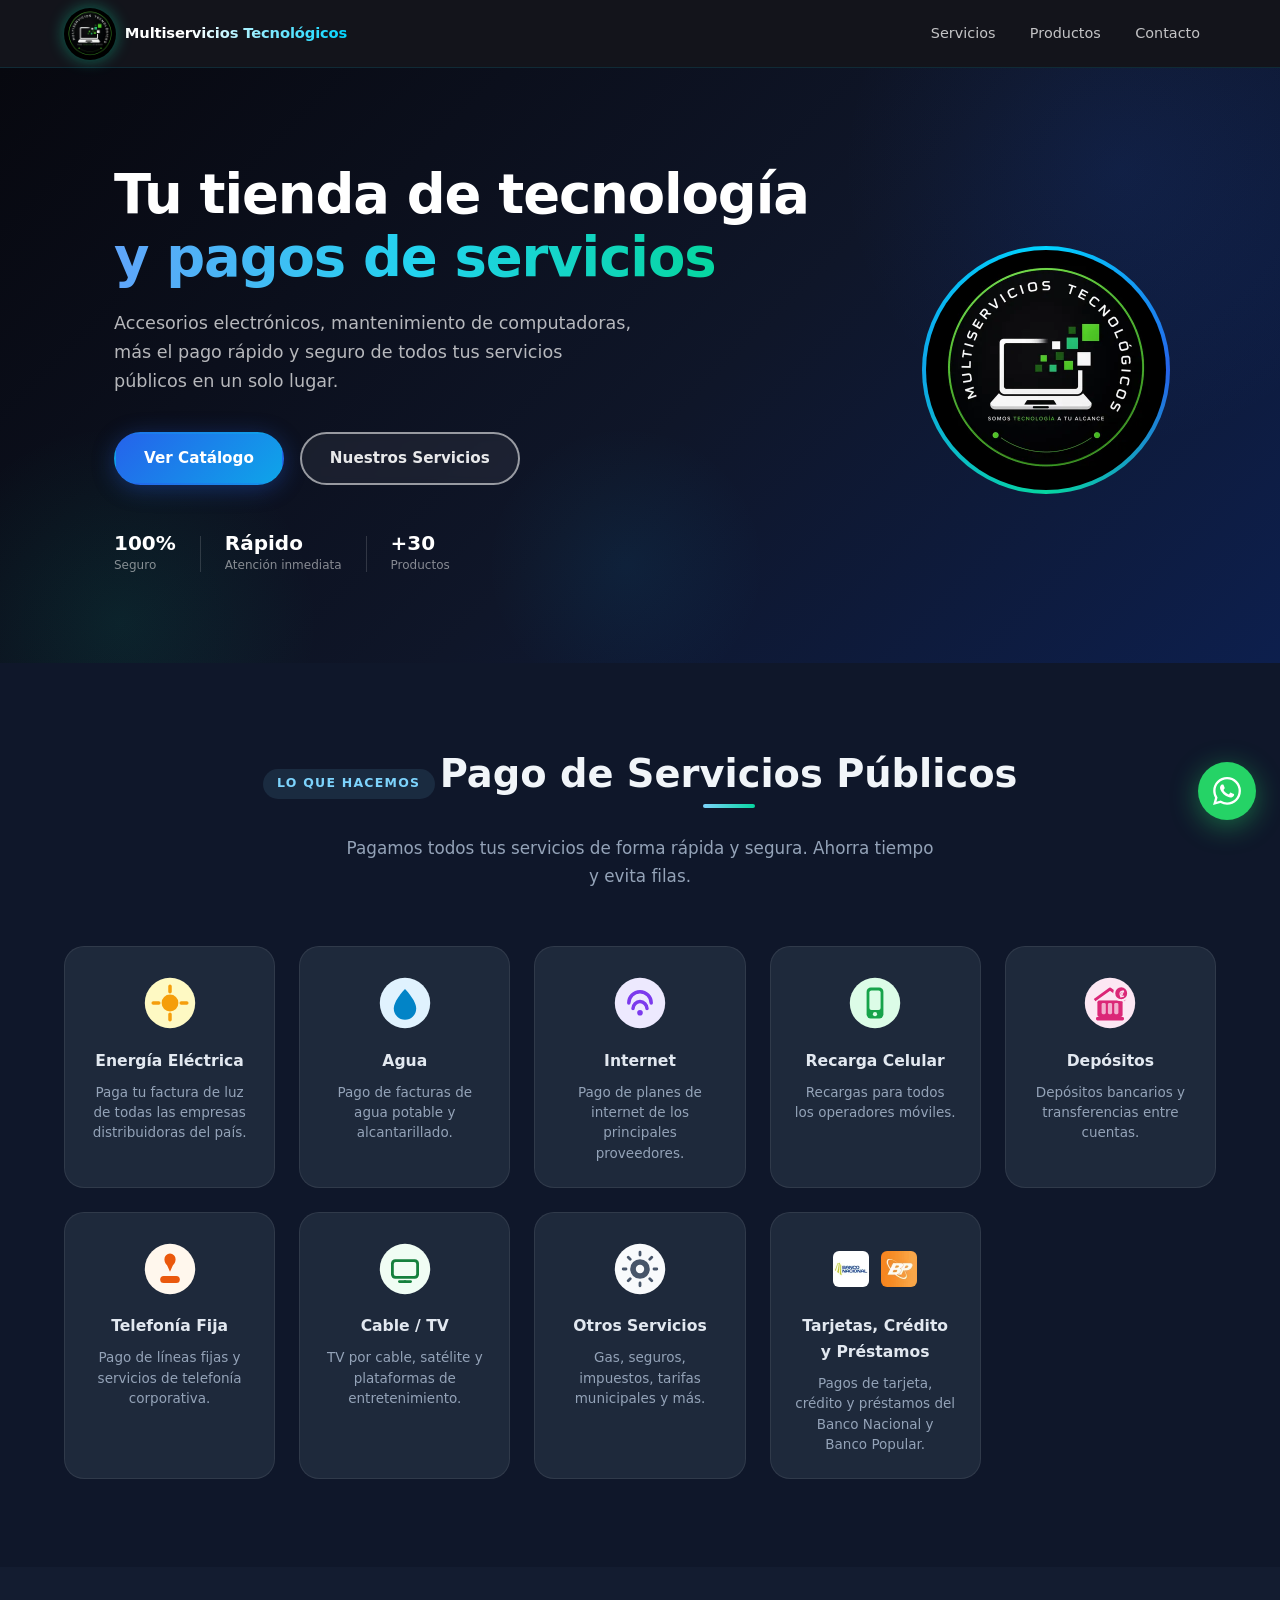
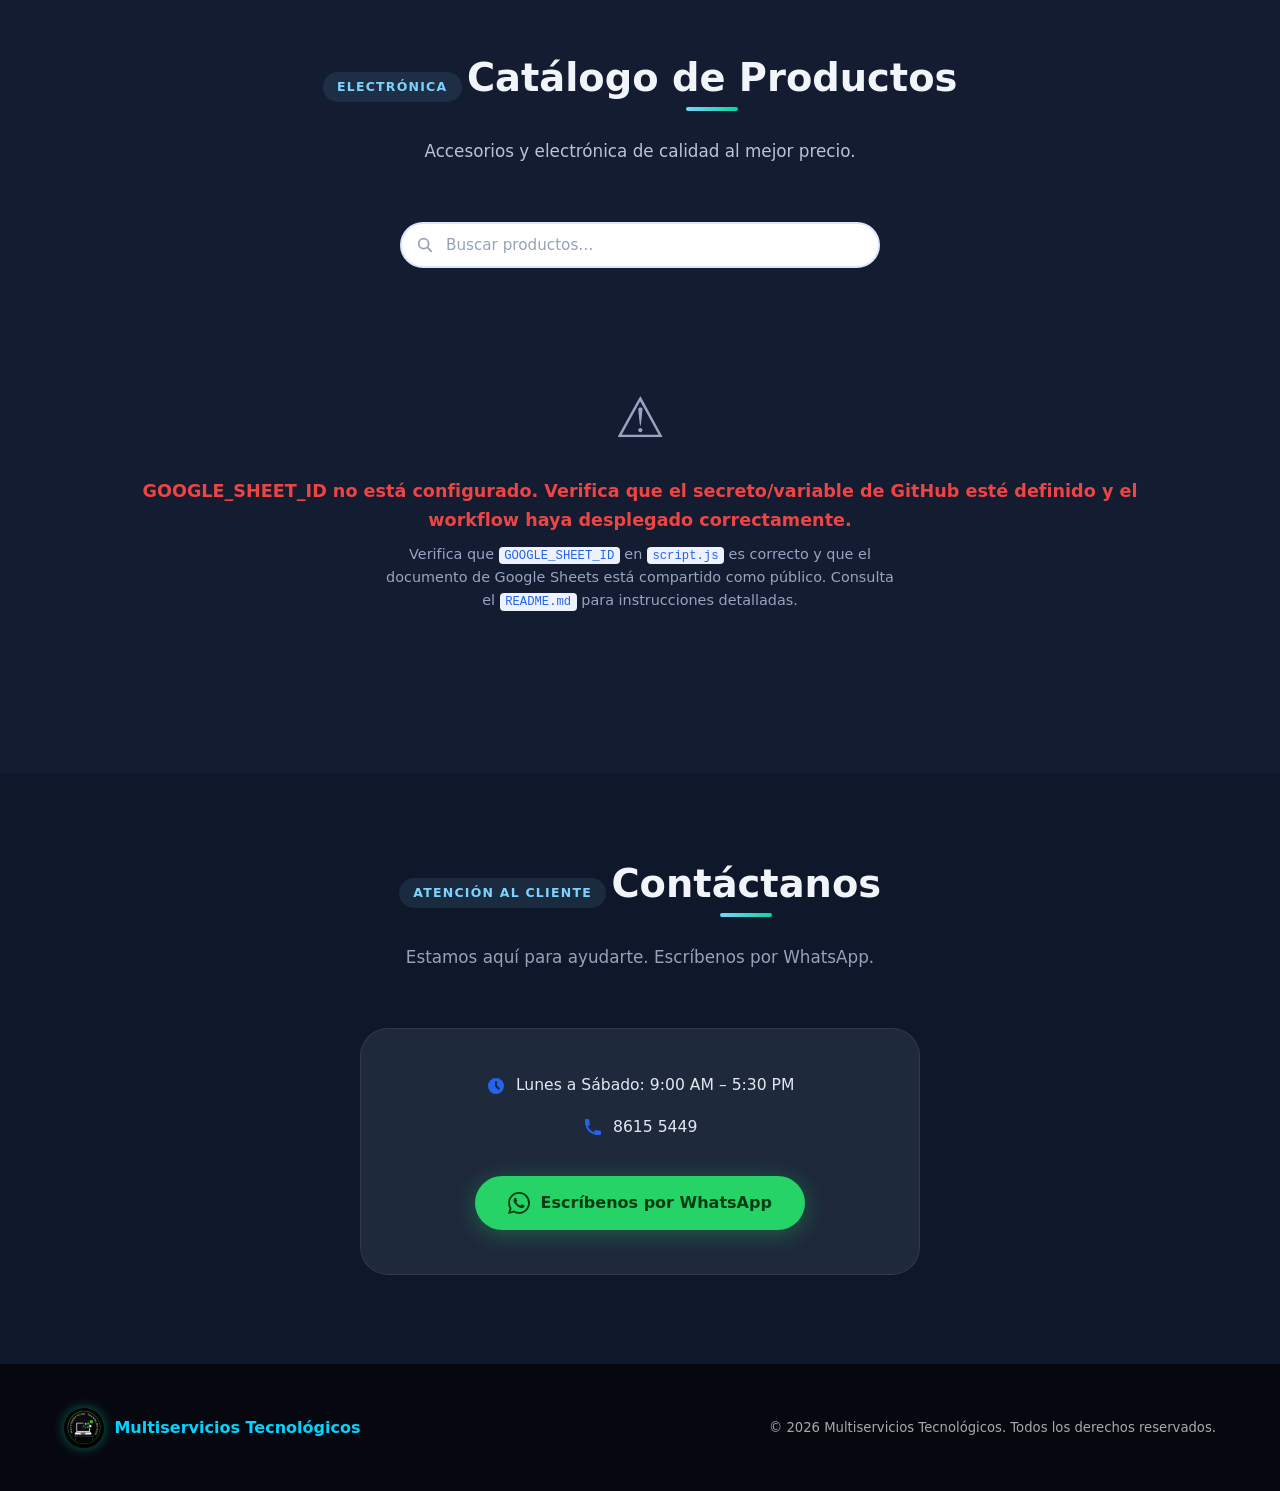
<file: index.html>
<!DOCTYPE html>
<html lang="es">
<head>
  <meta charset="UTF-8" />
  <meta name="viewport" content="width=device-width, initial-scale=1.0" />
  <meta name="description" content="Multiservicios Tecnológicos — Tienda de electrónica y pago de servicios públicos. Luz, agua, internet, recarga y más." />

  <!-- Favicon -->
  <link rel="icon" href="favicon_io/favicon.ico" type="image/x-icon" />
  <link rel="shortcut icon" href="favicon_io/favicon.ico" type="image/x-icon" />
  <link rel="apple-touch-icon" href="favicon_io/apple-touch-icon.png" />
  <link rel="manifest" href="favicon_io/site.webmanifest" />

  <!-- Open Graph / WhatsApp / Facebook -->
  <meta property="og:type"        content="website" />
  <meta property="og:title"       content="Multiservicios Tecnológicos | Somos tecnología a tu alcance" />
  <meta property="og:description" content="Accesorios electrónicos, mantenimiento de computadoras y pago de servicios públicos en un solo lugar." />
  <meta property="og:image"       content="Logo2.png" />
  <meta property="og:locale"      content="es_CR" />

  <!-- Twitter Card -->
  <meta name="twitter:card"        content="summary" />
  <meta name="twitter:title"       content="Multiservicios Tecnológicos" />
  <meta name="twitter:description" content="Accesorios electrónicos, mantenimiento de computadoras y pago de servicios públicos." />
  <meta name="twitter:image"       content="Logo2.png" />

  <!-- JSON-LD: LocalBusiness -->
  <script type="application/ld+json">
  {
    "@context": "https://schema.org",
    "@type": "LocalBusiness",
    "name": "Multiservicios Tecnológicos",
    "description": "Tienda de electrónica y pagos de servicios públicos. Luz, agua, internet, recarga y más.",
    "telephone": "+50686155449",
    "openingHours": "Mo-Sa 09:00-17:30",
    "contactPoint": {
      "@type": "ContactPoint",
      "contactType": "customer service",
      "telephone": "+50686155449",
      "availableLanguage": "Spanish"
    }
  }
  </script>

  <!-- Google Analytics -->
<script>
  // Defer Google Analytics until after page is interactive to avoid forced reflows
  window.dataLayer = window.dataLayer || [];
  function gtag(){dataLayer.push(arguments);}
  function loadGA() {
    if (loadGA.done) return;
    loadGA.done = true;
    gtag('js', new Date());
    gtag('config', 'G-2MXWL0CP01');
    var s = document.createElement('script');
    s.src = 'https://www.googletagmanager.com/gtag/js?id=G-2MXWL0CP01';
    document.head.appendChild(s);
  }
  if ('requestIdleCallback' in window) {
    requestIdleCallback(loadGA, { timeout: 3000 });
  } else {
    window.addEventListener('load', function() { setTimeout(loadGA, 100); });
  }
  // Also load on first interaction
  ['scroll','click','keydown','touchstart'].forEach(function(e) {
    window.addEventListener(e, loadGA, { once: true, passive: true });
  });
</script>

  <link rel="preload" href="styles.css" as="style" />
  <link rel="preload" href="script.js" as="script" />

  <title>Multiservicios Tecnológicos | Somos tecnología a tu alcance</title>
  <link rel="stylesheet" href="styles.css" />
</head>
<body>

  <!-- ══════════════════════════════════════════
       BANNER DINÁMICO (cargado desde Google Sheets · pestaña "Banner")
  ══════════════════════════════════════════ -->
  <div id="site-banner" class="site-banner hidden" role="region" aria-label="Anuncio" aria-live="polite">
    <div class="banner-inner">
      <!-- Ícono según tipo -->
      <span class="banner-icon" aria-hidden="true"></span>

      <!-- Texto del mensaje (rota si hay varios) -->
      <span class="banner-msg"></span>

      <!-- Enlace opcional -->
      <a class="banner-link hidden" href="#" target="_blank" rel="noopener noreferrer"></a>

      <!-- Puntos de navegación (visibles solo si hay >1 mensaje) -->
      <span class="banner-dots" aria-hidden="true"></span>
    </div>

    <!-- Botón cerrar -->
    <button class="banner-close" aria-label="Cerrar anuncio" title="Cerrar">
      <svg viewBox="0 0 14 14" fill="none" stroke="currentColor" stroke-width="2.2"
           stroke-linecap="round" width="14" height="14" aria-hidden="true">
        <path d="M1 1l12 12M13 1L1 13"/>
      </svg>
    </button>

    <!-- Barra de progreso de rotación -->
    <div class="banner-progress-bar" aria-hidden="true"></div>
  </div>

  <!-- ══════════════════════════════════════════
       HEADER
  ══════════════════════════════════════════ -->
  <header class="site-header">
    <div class="container header-inner">

      <!-- Logo -->
      <a href="#" class="logo" aria-label="Multiservicios Tecnológicos — inicio">
        <picture>
          <source srcset="Logo2.webp" type="image/webp" />
          <img src="Logo2.png" alt="Multiservicios Tecnológicos — Somos tecnología a tu alcance" class="logo-img" />
        </picture>
        <span class="logo-brand">Multiservicios Tecnológicos</span>
      </a>

      <!-- Navegación escritorio -->
      <nav class="nav" id="mainNav">
        <a href="#servicios" class="nav-link">Servicios</a>
        <a href="#productos" class="nav-link">Productos</a>
        <a href="#contacto" class="nav-link">Contacto</a>
      </nav>

      <!-- Botón menú móvil -->
      <button class="nav-toggle" id="navToggle" aria-label="Abrir menú" aria-expanded="false">
        <span class="hamburger"></span>
        <span class="hamburger"></span>
        <span class="hamburger"></span>
      </button>
    </div>
  </header>

  <main>


  <!-- ══════════════════════════════════════════
       HERO
  ══════════════════════════════════════════ -->
  <section class="hero">
    <div class="hero-bg-circles" aria-hidden="true">
      <div class="circle c1"></div>
      <div class="circle c2"></div>
      <div class="circle c3"></div>
    </div>
    <div class="container hero-content">

      <!-- Columna de texto -->
      <div class="hero-text">
        <h1>Tu tienda de tecnología<br>
          <span class="gradient-text">y pagos de servicios</span>
        </h1>
        <p class="hero-sub">
          Accesorios electrónicos, mantenimiento de computadoras, más el pago rápido y seguro
          de todos tus servicios públicos en un solo lugar.
        </p>
        <div class="hero-actions">
          <a href="#productos" class="btn btn-primary">Ver Catálogo</a>
          <a href="#servicios" class="btn btn-outline">Nuestros Servicios</a>
        </div>
        <!-- Indicadores rápidos -->
        <div class="hero-stats">
          <div class="stat"><strong>100%</strong><span>Seguro</span></div>
          <div class="stat-divider" aria-hidden="true"></div>
          <div class="stat"><strong>Rápido</strong><span>Atención inmediata</span></div>
          <div class="stat-divider" aria-hidden="true"></div>
          <div class="stat"><strong>+30</strong><span>Productos</span></div>
        </div>
      </div>

      <!-- Columna del logo -->
      <div class="hero-visual" aria-hidden="true">
        <div class="hero-logo-ring">
          <picture>
            <source srcset="Logo2.webp" type="image/webp" />
            <img src="Logo2.png" alt="Multiservicios Tecnológicos" class="hero-logo" width="240" height="240" />
          </picture>
        </div>
      </div>

    </div>
  </section>


  <!-- ══════════════════════════════════════════
       SERVICIOS PÚBLICOS
  ══════════════════════════════════════════ -->
  <section class="services-section" id="servicios">
    <div class="container">
      <div class="section-header">
        <p class="section-tag">Lo que hacemos</p>
        <h2>Pago de Servicios Públicos</h2>
        <p class="section-desc">
          Pagamos todos tus servicios de forma rápida y segura.
          Ahorra tiempo y evita filas.
        </p>
      </div>

      <div class="services-grid">

        <article class="service-card">
          <div class="service-icon-wrap" style="--icon-bg:#fef9c3;--icon-color:#f59e0b">
            <svg viewBox="0 0 40 40" fill="none" aria-hidden="true">
              <circle cx="20" cy="20" r="18" fill="var(--icon-bg)"/>
              <path d="M20 8v4M20 28v4M8 20h4M28 20h4" stroke="var(--icon-color)" stroke-width="2.5" stroke-linecap="round"/>
              <circle cx="20" cy="20" r="6" fill="var(--icon-color)"/>
            </svg>
          </div>
          <h3>Energía Eléctrica</h3>
          <p>Paga tu factura de luz de todas las empresas distribuidoras del país.</p>
        </article>

        <article class="service-card">
          <div class="service-icon-wrap" style="--icon-bg:#e0f2fe;--icon-color:#0284c7">
            <svg viewBox="0 0 40 40" fill="none" aria-hidden="true">
              <circle cx="20" cy="20" r="18" fill="var(--icon-bg)"/>
              <path d="M20 10c0 0-8 8-8 14a8 8 0 0016 0c0-6-8-14-8-14z" fill="var(--icon-color)"/>
            </svg>
          </div>
          <h3>Agua</h3>
          <p>Pago de facturas de agua potable y alcantarillado.</p>
        </article>

        <article class="service-card">
          <div class="service-icon-wrap" style="--icon-bg:#ede9fe;--icon-color:#7c3aed">
            <svg viewBox="0 0 40 40" fill="none" aria-hidden="true">
              <circle cx="20" cy="20" r="18" fill="var(--icon-bg)"/>
              <path d="M12 20a8 8 0 0116 0" stroke="var(--icon-color)" stroke-width="2.5" stroke-linecap="round"/>
              <path d="M15 24a5 5 0 0110 0" stroke="var(--icon-color)" stroke-width="2.5" stroke-linecap="round"/>
              <circle cx="20" cy="27" r="2" fill="var(--icon-color)"/>
            </svg>
          </div>
          <h3>Internet</h3>
          <p>Pago de planes de internet de los principales proveedores.</p>
        </article>

        <article class="service-card">
          <div class="service-icon-wrap" style="--icon-bg:#dcfce7;--icon-color:#16a34a">
            <svg viewBox="0 0 40 40" fill="none" aria-hidden="true">
              <circle cx="20" cy="20" r="18" fill="var(--icon-bg)"/>
              <rect x="14" y="9" width="12" height="22" rx="3" fill="var(--icon-color)"/>
              <rect x="16" y="11" width="8" height="14" rx="1.5" fill="var(--icon-bg)"/>
              <circle cx="20" cy="28" r="1.5" fill="var(--icon-bg)"/>
            </svg>
          </div>
          <h3>Recarga Celular</h3>
          <p>Recargas para todos los operadores móviles.</p>
        </article>

        <article class="service-card">
          <div class="service-icon-wrap" style="--icon-bg:#fce7f3;--icon-color:#db2777">
            <svg viewBox="0 0 40 40" fill="none" aria-hidden="true">
              <circle cx="20" cy="20" r="18" fill="var(--icon-bg)"/>
              <!-- Edificio bancario -->
              <rect x="11" y="18" width="18" height="12" rx="1.5" fill="var(--icon-color)"/>
              <!-- Techo/frontón -->
              <path d="M9 18l11-8 11 8" stroke="var(--icon-color)" stroke-width="2" stroke-linejoin="round" fill="var(--icon-bg)"/>
              <!-- Columnas -->
              <rect x="14" y="20" width="3" height="8" rx="1" fill="var(--icon-bg)" opacity="0.7"/>
              <rect x="18.5" y="20" width="3" height="8" rx="1" fill="var(--icon-bg)" opacity="0.7"/>
              <rect x="23" y="20" width="3" height="8" rx="1" fill="var(--icon-bg)" opacity="0.7"/>
              <!-- Base -->
              <rect x="10" y="30" width="20" height="2.5" rx="1" fill="var(--icon-color)"/>
              <!-- Moneda encima -->
              <circle cx="28" cy="13" r="5" fill="var(--icon-color)" stroke="var(--icon-bg)" stroke-width="1.5"/>
              <text x="28" y="16" text-anchor="middle" font-size="6" font-family="Arial" font-weight="900" fill="var(--icon-bg)">₡</text>
            </svg>
          </div>
          <h3>Depósitos</h3>
          <p>Depósitos bancarios y transferencias entre cuentas.</p>
        </article>

        <article class="service-card">
          <div class="service-icon-wrap" style="--icon-bg:#fff7ed;--icon-color:#ea580c">
            <svg viewBox="0 0 40 40" fill="none" aria-hidden="true">
              <circle cx="20" cy="20" r="18" fill="var(--icon-bg)"/>
              <path d="M16 13a4 4 0 014-4 4 4 0 014 4c0 2-1 3.5-2 4.5L20 22l-2-4.5C17 16.5 16 15 16 13z" fill="var(--icon-color)"/>
              <rect x="13" y="25" width="14" height="5" rx="2.5" fill="var(--icon-color)"/>
            </svg>
          </div>
          <h3>Telefonía Fija</h3>
          <p>Pago de líneas fijas y servicios de telefonía corporativa.</p>
        </article>

        <article class="service-card">
          <div class="service-icon-wrap" style="--icon-bg:#f0fdf4;--icon-color:#15803d">
            <svg viewBox="0 0 40 40" fill="none" aria-hidden="true">
              <circle cx="20" cy="20" r="18" fill="var(--icon-bg)"/>
              <rect x="10" y="13" width="20" height="14" rx="3" fill="var(--icon-color)"/>
              <rect x="12" y="15" width="16" height="10" rx="1.5" fill="var(--icon-bg)"/>
              <path d="M16 29h8" stroke="var(--icon-color)" stroke-width="2" stroke-linecap="round"/>
              <circle cx="20" cy="29" r="1" fill="var(--icon-color)"/>
            </svg>
          </div>
          <h3>Cable / TV</h3>
          <p>TV por cable, satélite y plataformas de entretenimiento.</p>
        </article>

        <article class="service-card">
          <div class="service-icon-wrap" style="--icon-bg:#f8fafc;--icon-color:#475569">
            <svg viewBox="0 0 40 40" fill="none" aria-hidden="true">
              <circle cx="20" cy="20" r="18" fill="var(--icon-bg)"/>
              <circle cx="20" cy="20" r="7" fill="var(--icon-color)"/>
              <circle cx="20" cy="20" r="3" fill="var(--icon-bg)"/>
              <path d="M20 10V8M20 32v-2M10 20H8M32 20h-2M13 13l-1.4-1.4M28.4 28.4L27 27M13 27l-1.4 1.4M28.4 11.6L27 13"
                    stroke="var(--icon-color)" stroke-width="2" stroke-linecap="round"/>
            </svg>
          </div>
          <h3>Otros Servicios</h3>
          <p>Gas, seguros, impuestos, tarifas municipales y más.</p>
        </article>

        <article class="service-card service-card--banks">
          <div class="bank-logos" aria-hidden="true">
            <picture><source srcset="logoBN.webp" type="image/webp" /><img src="logoBN.png" alt="Banco Nacional" class="bank-logo" width="36" height="36" /></picture>
            <picture><source srcset="logoBP.webp" type="image/webp" /><img src="logoBP.png" alt="Banco Popular" class="bank-logo" width="36" height="36" /></picture>
          </div>
          <h3>Tarjetas, Crédito y Préstamos</h3>
          <p>Pagos de tarjeta, crédito y préstamos del Banco Nacional y Banco Popular.</p>
        </article>

      </div>
    </div>
  </section>


  <!-- ══════════════════════════════════════════
       CATÁLOGO DE PRODUCTOS
  ══════════════════════════════════════════ -->
  <section class="catalog-section" id="productos">
    <div class="container">
      <div class="section-header">
        <p class="section-tag">Electrónica</p>
        <h2>Catálogo de Productos</h2>
        <p class="section-desc">
          Accesorios y electrónica de calidad al mejor precio.
        </p>
      </div>

      <!-- Barra de búsqueda -->
      <div class="catalog-toolbar">
        <div class="catalog-search-wrap">
          <svg class="search-icon" viewBox="0 0 20 20" fill="none" stroke="currentColor"
               stroke-width="2" stroke-linecap="round" stroke-linejoin="round"
               width="18" height="18" aria-hidden="true">
            <circle cx="8.5" cy="8.5" r="5.5"/><path d="M17 17l-4-4"/>
          </svg>
          <input
            type="search"
            id="catalog-search"
            class="catalog-search"
            placeholder="Buscar productos…"
            aria-label="Buscar productos"
            autocomplete="off"
          />
          <button class="search-clear hidden" id="search-clear" aria-label="Limpiar búsqueda">✕</button>
        </div>
        <p id="catalog-search-empty" class="search-empty hidden" role="status">
          No se encontraron productos para "<span id="search-query-display"></span>".
        </p>
      </div>

      <!-- Estado: cargando (skeleton) -->
      <div id="catalog-loading" class="catalog-grid" role="status" aria-label="Cargando productos">
        <!-- 6 skeleton cards generadas con JS para no duplicar HTML -->
      </div>

      <!-- Estado: error -->
      <div id="catalog-error" class="catalog-state hidden" role="alert">
        <div class="state-icon" aria-hidden="true">⚠️</div>
        <p id="catalog-error-msg" class="error-text">No se pudo cargar el catálogo.</p>
        <p class="error-hint">
          Verifica que <code>GOOGLE_SHEET_ID</code> en <code>script.js</code> es correcto
          y que el documento de Google Sheets está compartido como público.
          Consulta el <code>README.md</code> para instrucciones detalladas.
        </p>
      </div>

      <!-- Estado: sin productos -->
      <div id="catalog-empty" class="catalog-state hidden" role="status">
        <div class="state-icon" aria-hidden="true">📦</div>
        <p>No se encontraron productos en el archivo Excel.</p>
      </div>

      <!-- Cuadrícula de productos (generada por script.js) -->
      <div id="catalog-grid" class="catalog-grid hidden" aria-label="Catálogo de productos"></div>
    </div>
  </section>


  <!-- ══════════════════════════════════════════
       CONTACTO
  ══════════════════════════════════════════ -->
  <section class="contact-section" id="contacto">
    <div class="container">
      <div class="section-header">
        <p class="section-tag">Atención al cliente</p>
        <h2>Contáctanos</h2>
        <p class="section-desc">Estamos aquí para ayudarte. Escríbenos por WhatsApp.</p>
      </div>

      <div class="contact-card">
        <ul class="contact-list">
          <li>
            <svg class="contact-icon" viewBox="0 0 20 20" fill="currentColor" aria-hidden="true">
              <path fill-rule="evenodd" d="M10 18a8 8 0 100-16 8 8 0 000 16zm1-12a1 1 0 10-2 0v4a1 1 0 00.293.707l2.828 2.829a1 1 0 101.415-1.415L11 9.586V6z" clip-rule="evenodd"/>
            </svg>
            <span>Lunes a Sábado: 9:00 AM – 5:30 PM</span>
          </li>
          <li>
            <svg class="contact-icon" viewBox="0 0 20 20" fill="currentColor" aria-hidden="true">
              <path d="M2 3a1 1 0 011-1h2.153a1 1 0 01.986.836l.74 4.435a1 1 0 01-.54 1.06l-1.548.773a11.037 11.037 0 006.105 6.105l.774-1.548a1 1 0 011.059-.54l4.435.74a1 1 0 01.836.986V17a1 1 0 01-1 1h-2C7.82 18 2 12.18 2 5V3z"/>
            </svg>
            <span>8615 5449</span>
          </li>
        </ul>

        <a
          id="contact-wa-btn"
          href="#"
          class="btn-whatsapp"
          target="_blank"
          rel="noopener noreferrer"
        >
          <svg class="wa-icon" viewBox="0 0 24 24" fill="currentColor" aria-hidden="true">
            <path d="M17.472 14.382c-.297-.149-1.758-.867-2.03-.967-.273-.099-.471-.148-.67.15-.197.297-.767.966-.94 1.164-.173.199-.347.223-.644.075-.297-.15-1.255-.463-2.39-1.475-.883-.788-1.48-1.761-1.653-2.059-.173-.297-.018-.458.13-.606.134-.133.298-.347.446-.52.149-.174.198-.298.298-.497.099-.198.05-.371-.025-.52-.075-.149-.669-1.612-.916-2.207-.242-.579-.487-.5-.669-.51-.173-.008-.371-.01-.57-.01-.198 0-.52.074-.792.372-.272.297-1.04 1.016-1.04 2.479 0 1.462 1.065 2.875 1.213 3.074.149.198 2.096 3.2 5.077 4.487.709.306 1.262.489 1.694.625.712.227 1.36.195 1.871.118.571-.085 1.758-.719 2.006-1.413.248-.694.248-1.289.173-1.413-.074-.124-.272-.198-.57-.347m-5.421 7.403h-.004a9.87 9.87 0 01-5.031-1.378l-.361-.214-3.741.982.998-3.648-.235-.374a9.86 9.86 0 01-1.51-5.26c.001-5.45 4.436-9.884 9.888-9.884 2.64 0 5.122 1.03 6.988 2.898a9.825 9.825 0 012.893 6.994c-.003 5.45-4.437 9.884-9.885 9.884m8.413-18.297A11.815 11.815 0 0012.05 0C5.495 0 .16 5.335.157 11.892c0 2.096.547 4.142 1.588 5.945L.057 24l6.305-1.654a11.882 11.882 0 005.683 1.448h.005c6.554 0 11.89-5.335 11.893-11.893a11.821 11.821 0 00-3.48-8.413z"/>
          </svg>
          Escríbenos por WhatsApp
        </a>
      </div>
    </div>
  </section>

  </main>
  <!-- ══════════════════════════════════════════
       FOOTER
  ══════════════════════════════════════════ -->
  <footer class="site-footer">
    <div class="container footer-inner">
      <div class="footer-logo">
        <picture>
          <source srcset="Logo2.webp" type="image/webp" />
          <img src="Logo2.png" alt="Multiservicios Tecnológicos" class="footer-logo-img" />
        </picture>
        <span>Multiservicios Tecnológicos</span>
      </div>
      <p class="footer-copy">
        © <span id="year"></span> Multiservicios Tecnológicos. Todos los derechos reservados.
      </p>
    </div>
  </footer>

  <!-- Botón flotante WhatsApp -->
  <a id="wa-float" class="wa-float" href="#" target="_blank" rel="noopener noreferrer"
     aria-label="Escríbenos por WhatsApp">
    <svg viewBox="0 0 24 24" fill="currentColor" width="28" height="28" aria-hidden="true">
      <path d="M17.472 14.382c-.297-.149-1.758-.867-2.03-.967-.273-.099-.471-.148-.67.15-.197.297-.767.966-.94 1.164-.173.199-.347.223-.644.075-.297-.15-1.255-.463-2.39-1.475-.883-.788-1.48-1.761-1.653-2.059-.173-.297-.018-.458.13-.606.134-.133.298-.347.446-.52.149-.174.198-.298.298-.497.099-.198.05-.371-.025-.52-.075-.149-.669-1.612-.916-2.207-.242-.579-.487-.5-.669-.51-.173-.008-.371-.01-.57-.01-.198 0-.52.074-.792.372-.272.297-1.04 1.016-1.04 2.479 0 1.462 1.065 2.875 1.213 3.074.149.198 2.096 3.2 5.077 4.487.709.306 1.262.489 1.694.625.712.227 1.36.195 1.871.118.571-.085 1.758-.719 2.006-1.413.248-.694.248-1.289.173-1.413-.074-.124-.272-.198-.57-.347m-5.421 7.403h-.004a9.87 9.87 0 01-5.031-1.378l-.361-.214-3.741.982.998-3.648-.235-.374a9.86 9.86 0 01-1.51-5.26c.001-5.45 4.436-9.884 9.888-9.884 2.64 0 5.122 1.03 6.988 2.898a9.825 9.825 0 012.893 6.994c-.003 5.45-4.437 9.884-9.885 9.884m8.413-18.297A11.815 11.815 0 0012.05 0C5.495 0 .16 5.335.157 11.892c0 2.096.547 4.142 1.588 5.945L.057 24l6.305-1.654a11.882 11.882 0 005.683 1.448h.005c6.554 0 11.89-5.335 11.893-11.893a11.821 11.821 0 00-3.48-8.413z"/>
    </svg>
    <span class="wa-float-tooltip">¡Escríbenos!</span>
  </a>

  <!-- Botón volver arriba -->
  <button id="back-to-top" class="back-to-top hidden" aria-label="Volver al inicio">
    <svg viewBox="0 0 24 24" fill="none" stroke="currentColor" stroke-width="2.5"
         stroke-linecap="round" stroke-linejoin="round" width="22" height="22" aria-hidden="true">
      <path d="M18 15l-6-6-6 6"/>
    </svg>
  </button>

  <script src="script.js" defer></script>
  <script>
    if ('serviceWorker' in navigator) {
      window.addEventListener('load', () => {
        navigator.serviceWorker.register('/sw.js');
      });
    }
  </script>
</body>
</html>
</file>
<file: styles.css>
/* ═══════════════════════════════════════════════════════════
   styles.css — TechStore
   Tema: tecnología moderna (azul, cian, toques neón)
═══════════════════════════════════════════════════════════ */

/* ── Variables ── */
:root {
  --clr-primary:       #2563eb;
  --clr-primary-dark:  #1d4ed8;
  --clr-secondary:     #0ea5e9;
  --clr-neon:          #06d6a0;
  --clr-dark:          #07080f;
  --clr-dark-2:        #0f1629;
  --clr-dark-3:        #1a2540;
  --clr-text:          #1e2340;
  --clr-text-light:    #9ba3c2;
  --clr-text-muted:    #94a3b8;
  --clr-bg:            #f0f4ff;
  --clr-bg-alt:        #eef2ff;
  --clr-card:          #ffffff;
  --clr-border:        #dde4ff;
  --clr-success:       #16a34a;
  --clr-whatsapp:      #25d366;
  --clr-error:         #ef4444;

  --shadow-xs: 0 1px 4px rgba(37, 99, 235, .06);
  --shadow-sm: 0 2px 10px rgba(37, 99, 235, .08);
  --shadow-md: 0 8px 28px rgba(37, 99, 235, .14);
  --shadow-lg: 0 18px 56px rgba(37, 99, 235, .20);

  --radius-sm: 8px;
  --radius-md: 14px;
  --radius-lg: 20px;
  --radius-xl: 28px;

  --transition: 0.24s ease;

  --header-h: 68px;
}

/* ── Reset ── */
*, *::before, *::after { box-sizing: border-box; margin: 0; padding: 0; }
html { scroll-behavior: smooth; font-size: 16px; }
body {
  font-family: 'Segoe UI', system-ui, -apple-system, BlinkMacSystemFont, sans-serif;
  background: var(--clr-bg);
  color: var(--clr-text);
  line-height: 1.65;
  -webkit-font-smoothing: antialiased;
}
img, svg { max-width: 100%; display: block; }
a { text-decoration: none; color: inherit; }
ul { list-style: none; }
code {
  font-family: 'Cascadia Code', 'Fira Code', Consolas, monospace;
  background: var(--clr-bg-alt);
  padding: .15em .45em;
  border-radius: 4px;
  font-size: .85em;
  color: var(--clr-primary);
}


/* ══════════════════════════════════════════════
   LAYOUT
══════════════════════════════════════════════ */
.container {
  max-width: 1200px;
  margin: 0 auto;
  padding: 0 1.5rem;
}


/* ══════════════════════════════════════════════
   BUTTONS
══════════════════════════════════════════════ */
.btn {
  display: inline-flex;
  align-items: center;
  justify-content: center;
  gap: .5rem;
  padding: .75rem 1.75rem;
  border-radius: 50px;
  font-weight: 700;
  font-size: .95rem;
  transition: all var(--transition);
  cursor: pointer;
  border: 2px solid transparent;
  white-space: nowrap;
}
.btn-primary {
  background: linear-gradient(135deg, var(--clr-primary), var(--clr-secondary));
  color: #fff;
  box-shadow: 0 4px 22px rgba(37, 99, 235, .35);
}
.btn-primary:hover {
  transform: translateY(-2px);
  box-shadow: 0 8px 32px rgba(37, 99, 235, .48);
}
.btn-outline {
  border-color: rgba(255,255,255,.55);
  color: rgba(255,255,255,.9);
  background: rgba(255,255,255,.06);
  backdrop-filter: blur(4px);
}
.btn-outline:hover {
  background: rgba(255,255,255,.14);
  border-color: rgba(255,255,255,.8);
  transform: translateY(-2px);
}
.btn-whatsapp {
  display: inline-flex;
  align-items: center;
  gap: .65rem;
  padding: .85rem 2.1rem;
  background: var(--clr-whatsapp);
  color: #003d14;
  border-radius: 50px;
  font-weight: 700;
  font-size: 1rem;
  box-shadow: 0 4px 22px rgba(37, 211, 102, .32);
  transition: all var(--transition);
  margin-top: 1.75rem;
}
.btn-whatsapp:hover {
  transform: translateY(-2px);
  box-shadow: 0 8px 32px rgba(37, 211, 102, .5);
}
.wa-icon { width: 22px; height: 22px; flex-shrink: 0; }


/* ══════════════════════════════════════════════
   SECTION HEADER
══════════════════════════════════════════════ */
.section-header {
  text-align: center;
  margin-bottom: 3.5rem;
}
.section-tag {
  display: inline-block;
  font-size: .78rem;
  font-weight: 700;
  letter-spacing: .1em;
  text-transform: uppercase;
  color: var(--clr-primary);
  background: rgba(37, 99, 235, .08);
  padding: .3rem .9rem;
  border-radius: 50px;
  margin-bottom: 1rem;
}
.section-header h2 {
  font-size: clamp(1.6rem, 4vw, 2.4rem);
  font-weight: 800;
  color: var(--clr-text);
  line-height: 1.2;
  margin-bottom: .75rem;
  position: relative;
  display: inline-block;
}
.section-header h2::after {
  content: '';
  position: absolute;
  bottom: -10px;
  left: 50%;
  transform: translateX(-50%);
  width: 52px;
  height: 4px;
  border-radius: 2px;
  background: linear-gradient(90deg, var(--clr-primary), var(--clr-secondary));
}
.section-desc {
  color: var(--clr-text-light);
  font-size: 1.05rem;
  max-width: 600px;
  margin: 1.25rem auto 0;
}
.gradient-text {
  background: linear-gradient(90deg, #60a5fa, #22d3ee, var(--clr-neon));
  -webkit-background-clip: text;
  -webkit-text-fill-color: transparent;
  background-clip: text;
}


/* ══════════════════════════════════════════════
   BANNER DINÁMICO
══════════════════════════════════════════════ */

/* ── Keyframes ── */
@keyframes banner-slide-in {
  from { transform: translateY(-100%); opacity: 0; }
  to   { transform: translateY(0);     opacity: 1; }
}
@keyframes banner-drain {
  from { transform: scaleX(1); }
  to   { transform: scaleX(0); }
}
@keyframes promo-shine {
  0%        { left: -60%; }
  60%, 100% { left: 110%; }
}
@keyframes banner-msg-in {
  from { opacity: 0; transform: translateY(6px); }
  to   { opacity: 1; transform: translateY(0); }
}

.site-banner {
  position: sticky;
  top: 0;
  z-index: 201;
  display: flex;
  align-items: center;
  justify-content: center;
  gap: .75rem;
  padding: .65rem 3.5rem .65rem 1rem;
  font-size: .875rem;
  font-weight: 600;
  line-height: 1.4;
  min-height: 44px;
  background: linear-gradient(90deg, var(--clr-primary-dark), var(--clr-secondary));
  color: #fff;
  overflow: hidden;
  max-height: 80px;
  transition: opacity .3s ease, max-height .35s ease, padding .35s ease, min-height .35s ease;
}
/* Entry slide-down animation */
.site-banner.banner--entering {
  animation: banner-slide-in .45s cubic-bezier(.16, 1, .3, 1) forwards;
}
/* Color themes */
.site-banner.banner--info {
  background: linear-gradient(90deg, var(--clr-primary-dark), var(--clr-secondary));
}
.site-banner.banner--promo {
  background: linear-gradient(90deg, #c2410c, #f97316);
}
/* Animated shine sweep on promo */
.site-banner.banner--promo::before {
  content: '';
  position: absolute;
  top: 0; left: -60%;
  width: 55%;
  height: 100%;
  background: linear-gradient(90deg, transparent, rgba(255,255,255,.18), transparent);
  animation: promo-shine 3s ease-in-out infinite;
  pointer-events: none;
}
.site-banner.banner--urgente {
  background: linear-gradient(90deg, #b91c1c, #ef4444);
}
/* Dismiss / collapse */
.site-banner.banner--closing {
  opacity: 0;
  max-height: 0;
  padding-top: 0;
  padding-bottom: 0;
  min-height: 0;
}

/* ── Progress bar (rotation countdown) ── */
.banner-progress-bar {
  position: absolute;
  bottom: 0; left: 0; right: 0;
  height: 3px;
  background: rgba(255,255,255,.2);
}
.banner-progress-bar::after {
  content: '';
  position: absolute;
  inset: 0;
  background: rgba(255,255,255,.75);
  transform-origin: left;
  transform: scaleX(1);
}
.banner-progress-bar.running::after {
  animation: banner-drain var(--banner-duration, 5000ms) linear forwards;
}
.banner-progress-bar.paused::after {
  animation-play-state: paused;
}

/* ── Inner layout ── */
.banner-inner {
  display: flex;
  align-items: center;
  gap: .55rem;
  flex-wrap: wrap;
  justify-content: center;
  flex: 1;
  min-width: 0;
}
.banner-icon {
  font-size: 1rem;
  flex-shrink: 0;
}

/* ── Message: slide + fade transition ── */
.banner-msg {
  text-align: center;
  transition: opacity .22s ease, transform .22s ease;
}
.banner-msg.slide-out {
  opacity: 0;
  transform: translateY(-5px);
}
.banner-msg.slide-in {
  animation: banner-msg-in .24s ease forwards;
}

/* ── Link: pill button style ── */
.banner-link {
  display: inline-flex;
  align-items: center;
  color: #fff;
  background: rgba(255,255,255,.2);
  border: 1px solid rgba(255,255,255,.55);
  border-radius: 50px;
  padding: .22rem .85rem;
  font-weight: 700;
  font-size: .8rem;
  white-space: nowrap;
  flex-shrink: 0;
  text-decoration: none;
  transition: background var(--transition), border-color var(--transition);
}
.banner-link:hover {
  background: rgba(255,255,255,.35);
  border-color: rgba(255,255,255,.8);
}

/* ── Nav dots ── */
.banner-dots {
  display: flex;
  align-items: center;
  gap: .35rem;
  flex-shrink: 0;
}
.banner-dot {
  width: 6px;
  height: 6px;
  border-radius: 50%;
  border: none;
  padding: 0;
  background: rgba(255,255,255,.4);
  cursor: pointer;
  transition: background .25s, transform .25s;
}
.banner-dot:hover  { background: rgba(255,255,255,.7); }
.banner-dot.active { background: #fff; transform: scale(1.35); }

/* ── Close button ── */
.banner-close {
  position: absolute;
  right: .75rem;
  top: 50%;
  transform: translateY(-50%);
  background: rgba(255,255,255,.18);
  border: none;
  border-radius: 50%;
  width: 26px;
  height: 26px;
  display: flex;
  align-items: center;
  justify-content: center;
  color: #fff;
  cursor: pointer;
  padding: 0;
  flex-shrink: 0;
  transition: background var(--transition);
}
.banner-close:hover  { background: rgba(255,255,255,.35); }
.banner-close:focus-visible {
  outline: 2px solid #fff;
  outline-offset: 2px;
}

/* ── Mobile ── */
@media (max-width: 480px) {
  .site-banner {
    padding: .5rem 2.75rem .5rem .75rem;
    font-size: .8rem;
    min-height: 40px;
  }
  .banner-inner { gap: .4rem; }
  .banner-link  { font-size: .75rem; padding: .18rem .65rem; }
}

/* ══════════════════════════════════════════════
   HEADER / NAV
══════════════════════════════════════════════ */
.site-header {
  position: sticky;
  top: 0;
  z-index: 200;
  height: var(--header-h);
  display: flex;
  align-items: center;
  background: rgba(7, 8, 15, .95);
  backdrop-filter: blur(14px);
  -webkit-backdrop-filter: blur(14px);
  border-bottom: 1px solid rgba(0, 212, 255, .12);
}
.header-inner {
  display: flex;
  align-items: center;
  justify-content: space-between;
  gap: 1.5rem;
  width: 100%;
}
/* Logo */
.logo {
  display: flex;
  align-items: center;
  gap: .55rem;
  flex-shrink: 0;
}
.logo > picture {
  display: flex;
  align-items: center;
}
.logo-img {
  height: 52px;
  width: 52px;
  border-radius: 50%;
  object-fit: cover;
  filter: drop-shadow(0 0 8px rgba(6, 214, 160, .45));
  transition: filter var(--transition);
  flex-shrink: 0;
}
.logo:hover .logo-img {
  filter: drop-shadow(0 0 16px rgba(0, 212, 255, .8));
}
.logo-brand {
  font-size: .92rem;
  font-weight: 800;
  letter-spacing: -.01em;
  line-height: 1.25;
  background: linear-gradient(90deg, #ffffff 30%, #00d4ff 100%);
  -webkit-background-clip: text;
  -webkit-text-fill-color: transparent;
  background-clip: text;
  white-space: nowrap;
}
/* Nav links */
.nav {
  display: flex;
  align-items: center;
  gap: .15rem;
}
.nav-link {
  color: rgba(255,255,255,.75);
  font-size: .9rem;
  font-weight: 500;
  padding: .5rem 1rem;
  border-radius: var(--radius-sm);
  transition: all var(--transition);
}
.nav-link:hover {
  color: #00d4ff;
  background: rgba(0, 212, 255, .08);
}
/* Hamburger */
.nav-toggle {
  display: none;
  flex-direction: column;
  justify-content: center;
  gap: 5px;
  width: 36px;
  height: 36px;
  padding: 4px;
  background: none;
  border: none;
  cursor: pointer;
  border-radius: var(--radius-sm);
  transition: background var(--transition);
}
.nav-toggle:hover { background: rgba(255,255,255,.08); }
.hamburger {
  display: block;
  width: 22px;
  height: 2px;
  background: rgba(255,255,255,.85);
  border-radius: 2px;
  transition: all var(--transition);
  transform-origin: center;
}
/* Open state */
.nav-toggle.open .hamburger:nth-child(1) { transform: translateY(7px) rotate(45deg); }
.nav-toggle.open .hamburger:nth-child(2) { opacity: 0; transform: scaleX(0); }
.nav-toggle.open .hamburger:nth-child(3) { transform: translateY(-7px) rotate(-45deg); }


/* ══════════════════════════════════════════════
   HERO
══════════════════════════════════════════════ */
.hero {
  position: relative;
  overflow: hidden;
  background: linear-gradient(135deg, #07080f 0%, #0f1629 55%, #0d1f4d 100%);
  padding: 6rem 0 5.5rem;
}
/* Background decorative circles */
.hero-bg-circles { position: absolute; inset: 0; pointer-events: none; }
.circle {
  position: absolute;
  border-radius: 50%;
  opacity: .18;
}
.c1 {
  width: 560px; height: 560px;
  top: -180px; right: -120px;
  background: radial-gradient(circle, rgba(37, 99, 235, .6), transparent 70%);
}
.c2 {
  width: 400px; height: 400px;
  bottom: -160px; left: -80px;
  background: radial-gradient(circle, rgba(6, 214, 160, .5), transparent 70%);
}
.c3 {
  width: 280px; height: 280px;
  top: 60%; left: 38%;
  background: radial-gradient(circle, rgba(14, 165, 233, .4), transparent 70%);
}
.hero-content {
  position: relative;
  z-index: 1;
  max-width: 1100px;
  display: grid;
  grid-template-columns: 1fr auto;
  align-items: center;
  gap: 3.5rem;
}
.hero-text {
  min-width: 0; /* prevent overflow in grid */
}
.hero h1 {
  font-size: clamp(2rem, 5.5vw, 3.4rem);
  font-weight: 900;
  color: #fff;
  line-height: 1.15;
  margin-bottom: 1.25rem;
  letter-spacing: -.02em;
}
.hero-sub {
  color: rgba(255,255,255,.7);
  font-size: 1.1rem;
  max-width: 520px;
  margin-bottom: 2.25rem;
}
.hero-actions {
  display: flex;
  gap: 1rem;
  flex-wrap: wrap;
  margin-bottom: 3rem;
}
/* Stats row */
.hero-stats {
  display: flex;
  align-items: center;
  gap: 1.5rem;
  flex-wrap: wrap;
}
.stat { display: flex; flex-direction: column; }
.stat strong {
  font-size: 1.25rem;
  font-weight: 800;
  color: #fff;
  line-height: 1;
}
.stat span {
  font-size: .75rem;
  color: rgba(255,255,255,.5);
  margin-top: .15rem;
}
.stat-divider {
  width: 1px;
  height: 36px;
  background: rgba(255,255,255,.15);
}

/* ── Hero visual column ── */
.hero-visual {
  display: flex;
  align-items: center;
  justify-content: center;
  flex-shrink: 0;
}
/* Animated glowing ring around the logo */
.hero-logo-ring {
  position: relative;
  width: 240px;
  height: 240px;
  border-radius: 50%;
  /* Outer glow pulse */
  animation: ring-pulse 3.5s ease-in-out infinite;
}
.hero-logo-ring > picture {
  position: relative;
  z-index: 2;
  width: 100%;
  height: 100%;
  display: block;
  border-radius: 50%;
}
/* Rotating gradient border */
.hero-logo-ring::before {
  content: '';
  position: absolute;
  inset: -4px;
  border-radius: 50%;
  background: conic-gradient(
    from 0deg,
    #00d4ff,
    #2563eb,
    #06d6a0,
    #0ea5e9,
    #00d4ff
  );
  animation: ring-spin 4s linear infinite;
  z-index: 0;
}
/* White mask to create a border-only effect */
.hero-logo-ring::after {
  content: '';
  position: absolute;
  inset: 4px;
  border-radius: 50%;
  background: #07080f;
  z-index: 1;
}
.hero-logo {
  position: relative;
  z-index: 2;
  width: 100%;
  height: 100%;
  border-radius: 50%;
  object-fit: cover;
  display: block;
}
@keyframes ring-spin {
  to { transform: rotate(360deg); }
}
@keyframes ring-pulse {
  0%, 100% { box-shadow: 0 0 28px rgba(0, 212, 255, .35), 0 0 60px rgba(6, 214, 160, .18); }
  50%       { box-shadow: 0 0 48px rgba(0, 212, 255, .65), 0 0 90px rgba(6, 214, 160, .35); }
}


/* ══════════════════════════════════════════════
   SERVICES SECTION
══════════════════════════════════════════════ */
.services-section {
  padding: 5.5rem 0;
  background: #0f172a;
}
.services-section .section-tag {
  color: #7dd3fc;
  background: rgba(125, 211, 252, .1);
}
.services-section .section-header h2 { color: #f1f5f9; }
.services-section .section-header h2::after {
  background: linear-gradient(90deg, #7dd3fc, #06d6a0);
}
.services-section .section-desc { color: #94a3b8; }
.services-grid {
  display: grid;
  grid-template-columns: repeat(auto-fill, minmax(210px, 1fr));
  gap: 1.5rem;
}
.service-card {
  background: #1e293b;
  border: 1px solid rgba(255,255,255,.08);
  border-radius: var(--radius-lg);
  padding: 1.75rem 1.5rem 1.5rem;
  text-align: center;
  transition: all var(--transition);
  position: relative;
  overflow: hidden;
  cursor: pointer;
}
.service-card:hover {
  transform: translateY(-5px);
  box-shadow: 0 8px 32px rgba(0,0,0,.4);
  border-color: rgba(0, 212, 255, .3);
  background: #243044;
}
.service-card h3 { color: #e2e8f0; }
.service-card p  { color: #94a3b8; }
.service-card::after {
  content: '';
  position: absolute;
  top: 0; left: 0; right: 0;
  height: 3px;
  background: linear-gradient(90deg, var(--clr-primary), var(--clr-secondary));
  transform: scaleX(0);
  transform-origin: left;
  transition: transform var(--transition);
}
.service-card:hover::after { transform: scaleX(1); }
.service-icon-wrap {
  width: 56px;
  height: 56px;
  margin: 0 auto 1.1rem;
  display: flex;
  align-items: center;
  justify-content: center;
}
.service-icon-wrap svg { width: 100%; height: 100%; }
.service-card h3 {
  font-size: .975rem;
  font-weight: 700;
  color: #e2e8f0;
  margin-bottom: .45rem;
}
.service-card p {
  font-size: .845rem;
  color: #94a3b8;
  line-height: 1.5;
}

/* Bank card variant — logos replace the icon */
.bank-logos {
  display: flex;
  align-items: center;
  justify-content: center;
  gap: .75rem;
  margin-bottom: 1.1rem;
  min-height: 56px;
}
.bank-logo {
  height: 36px;
  width: auto;
  max-width: 80px;
  object-fit: contain;
  border-radius: 6px;
}


/* ══════════════════════════════════════════════
   CATALOG SECTION
══════════════════════════════════════════════ */
.catalog-section {
  padding: 5.5rem 0;
  background: #131c30;
}
.catalog-section .section-tag {
  color: #7dd3fc;
  background: rgba(125, 211, 252, .1);
}
.catalog-section .section-header h2 { color: #f1f5f9; }
.catalog-section .section-header h2::after {
  background: linear-gradient(90deg, #7dd3fc, #06d6a0);
}
.catalog-section .section-desc { color: #b8c4d6; }

/* ── State containers ── */
.catalog-state {
  text-align: center;
  padding: 4.5rem 2rem;
  color: var(--clr-text-light);
}
.hidden { display: none !important; }
.state-icon { font-size: 3.5rem; margin-bottom: .75rem; }

/* Spinner */
.spinner {
  width: 52px;
  height: 52px;
  border: 4px solid var(--clr-border);
  border-top-color: var(--clr-primary);
  border-radius: 50%;
  animation: spin .85s linear infinite;
  margin: 0 auto 1.25rem;
}
@keyframes spin { to { transform: rotate(360deg); } }

.error-text {
  font-size: 1.1rem;
  font-weight: 700;
  color: var(--clr-error);
  margin-bottom: .5rem;
}
.error-hint {
  font-size: .9rem;
  color: var(--clr-text-light);
  max-width: 520px;
  margin: 0 auto;
  line-height: 1.6;
}

/* ── Catalog grid ── */
.catalog-grid {
  display: grid;
  grid-template-columns: repeat(auto-fill, minmax(265px, 1fr));
  gap: 1.75rem;
}

/* ── Product card ── */
.product-card {
  background: var(--clr-card);
  border-radius: var(--radius-xl);
  overflow: hidden;
  border: 1px solid var(--clr-border);
  box-shadow: var(--shadow-xs);
  display: flex;
  flex-direction: column;
  transition: all var(--transition);
}
.product-card:hover {
  transform: translateY(-7px);
  box-shadow: var(--shadow-lg);
  border-color: rgba(37, 99, 235, .2);
}

/* Image area */
.product-img-wrap {
  position: relative;
  padding-top: 63%;
  background: linear-gradient(145deg, #ecf0ff, #f0f4ff);
  overflow: hidden;
}
.product-img-wrap img {
  position: absolute;
  inset: 0;
  width: 100%;
  height: 100%;
  object-fit: contain;
  padding: 1.25rem;
  transition: transform .38s ease;
}
.product-card:hover .product-img-wrap img { transform: scale(1.07); }

.product-badge {
  position: absolute;
  top: 10px;
  right: 10px;
  background: linear-gradient(135deg, var(--clr-primary), var(--clr-secondary));
  color: #fff;
  font-size: .68rem;
  font-weight: 800;
  padding: .25rem .65rem;
  border-radius: 50px;
  text-transform: uppercase;
  letter-spacing: .06em;
  box-shadow: 0 2px 8px rgba(37, 99, 235, .3);
}
.badge-agotado {
  background: linear-gradient(135deg, #64748b, #475569);
  box-shadow: 0 2px 8px rgba(100, 116, 139, .3);
}
.badge-promocion {
  background: linear-gradient(135deg, #f97316, #ef4444);
  box-shadow: 0 2px 8px rgba(249, 115, 22, .4);
}
.product-card.agotado {
  opacity: .7;
}
.product-card.agotado .product-img-wrap img {
  filter: grayscale(60%);
}
.btn-agotado {
  display: inline-flex;
  align-items: center;
  justify-content: center;
  background: #475569;
  color: #94a3b8;
  cursor: not-allowed;
  pointer-events: none;
}

/* Card body */
.product-body {
  padding: 1.35rem 1.5rem 1.5rem;
  flex: 1;
  display: flex;
  flex-direction: column;
}
.product-name {
  font-size: 1rem;
  font-weight: 700;
  color: var(--clr-text);
  line-height: 1.3;
  margin-bottom: .45rem;
}
.product-desc {
  font-size: .845rem;
  color: var(--clr-text-light);
  line-height: 1.55;
  margin-bottom: .85rem;
  flex: 1;
}
.product-price {
  font-size: 1.45rem;
  font-weight: 900;
  color: var(--clr-primary);
  margin-bottom: 1.1rem;
  letter-spacing: -.02em;
}
.product-price-original {
  font-size: .9rem;
  font-weight: 500;
  color: var(--clr-text-muted);
  text-decoration: line-through;
  margin-bottom: .2rem;
  letter-spacing: -.01em;
}
.product-price-discounted {
  color: #f97316;
  margin-bottom: 1.1rem;
}
/* Consultar button */
.btn-consultar {
  display: flex;
  align-items: center;
  justify-content: center;
  gap: .5rem;
  padding: .72rem 1.25rem;
  background: linear-gradient(135deg, #1ebe5d, var(--clr-whatsapp));
  color: #fff;
  border-radius: 50px;
  font-weight: 700;
  font-size: .9rem;
  transition: all var(--transition);
  box-shadow: 0 4px 16px rgba(37, 211, 102, .28);
  width: 100%;
}
.btn-consultar:hover {
  transform: translateY(-2px);
  box-shadow: 0 8px 24px rgba(37, 211, 102, .45);
}
.btn-consultar svg { width: 18px; height: 18px; flex-shrink: 0; }


/* ══════════════════════════════════════════════
   CONTACT SECTION
══════════════════════════════════════════════ */
.contact-section {
  padding: 5.5rem 0;
  background: #0f172a;
}
.contact-section .section-tag {
  color: #7dd3fc;
  background: rgba(125, 211, 252, .1);
}
.contact-section .section-header h2 { color: #f1f5f9; }
.contact-section .section-header h2::after {
  background: linear-gradient(90deg, #7dd3fc, #06d6a0);
}
.contact-section .section-desc { color: #94a3b8; }
.contact-card {
  max-width: 560px;
  margin: 0 auto;
  background: #1e293b;
  border: 1px solid rgba(255,255,255,.08);
  border-radius: var(--radius-xl);
  padding: 2.75rem 2.5rem;
  text-align: center;
}
.contact-list { display: flex; flex-direction: column; gap: 1rem; margin-bottom: .5rem; }
.contact-list li {
  display: flex;
  align-items: center;
  justify-content: center;
  gap: .65rem;
  font-size: .975rem;
  color: #e2e8f0;
  font-weight: 500;
}
.contact-icon { width: 20px; height: 20px; color: var(--clr-primary); flex-shrink: 0; }


/* ══════════════════════════════════════════════
   FOOTER
══════════════════════════════════════════════ */
.site-footer {
  background: var(--clr-dark);
  padding: 2.75rem 0;
  border-top: 1px solid rgba(0, 212, 255, .1);
}
.footer-inner {
  display: flex;
  align-items: center;
  justify-content: space-between;
  gap: 1rem;
  flex-wrap: wrap;
}
.footer-logo {
  display: flex;
  align-items: center;
  gap: .65rem;
  font-size: 1rem;
  font-weight: 700;
  color: #00d4ff;
}
.footer-logo > picture {
  display: flex;
  align-items: center;
}
.footer-logo-img {
  height: 40px;
  width: 40px;
  border-radius: 50%;
  object-fit: cover;
  filter: drop-shadow(0 0 6px rgba(6, 214, 160, .45));
}
.footer-copy {
  font-size: .825rem;
  color: rgba(255,255,255,.65);
}


/* ══════════════════════════════════════════════
   RESPONSIVE
══════════════════════════════════════════════ */
@media (max-width: 900px) {
  .services-grid { grid-template-columns: repeat(auto-fill, minmax(180px, 1fr)); }
}

@media (max-width: 768px) {
  :root { --header-h: 62px; }

  /* Mobile nav */
  .nav-toggle { display: flex; }
  .nav {
    display: none;
    flex-direction: column;
    position: absolute;
    top: var(--header-h);
    left: 0; right: 0;
    background: rgba(7, 8, 15, .98);
    padding: .75rem 1.5rem 1.25rem;
    border-bottom: 1px solid rgba(0, 212, 255, .12);
    gap: 0;
    z-index: 199;
  }
  .nav.open { display: flex; }
  .nav-link {
    padding: .85rem 1rem;
    border-bottom: 1px solid rgba(255,255,255,.06);
    border-radius: 0;
  }
  .nav-link:last-child { border-bottom: none; }

  .hero { padding: 4.5rem 0 4rem; }
  .hero-content {
    grid-template-columns: 1fr;
    text-align: center;
    gap: 2.5rem;
  }
  .hero-text { order: 2; }
  .hero-visual { order: 1; }
  .hero-logo-ring { width: 180px; height: 180px; }
  .hero-sub { max-width: 100%; }
  .hero-actions { flex-direction: column; align-items: center; }
  .hero-stats { justify-content: center; gap: 1rem; }

  .services-grid { grid-template-columns: repeat(auto-fill, minmax(155px, 1fr)); gap: 1rem; }

  .catalog-grid { grid-template-columns: repeat(auto-fill, minmax(230px, 1fr)); gap: 1.25rem; }

  .contact-card { padding: 2rem 1.5rem; }
  .footer-inner { flex-direction: column; text-align: center; }
}

@media (max-width: 480px) {
  .logo-brand { display: none; }
  .hero-logo-ring { width: 150px; height: 150px; }
  .services-grid { grid-template-columns: 1fr 1fr; gap: .875rem; }
  .service-card { padding: 1.4rem 1rem 1.25rem; }
  .catalog-grid { grid-template-columns: 1fr; }
  .hero h1 { font-size: 1.85rem; }
}


/* ══════════════════════════════════════════════
   BUSCADOR DE PRODUCTOS (4)
══════════════════════════════════════════════ */
.catalog-toolbar {
  margin-bottom: 2rem;
}
.catalog-search-wrap {
  position: relative;
  max-width: 480px;
  margin: 0 auto;
}
.search-icon {
  position: absolute;
  left: 1rem;
  top: 50%;
  transform: translateY(-50%);
  color: var(--clr-text-muted);
  pointer-events: none;
  flex-shrink: 0;
}
.catalog-search {
  width: 100%;
  padding: .75rem 2.75rem .75rem 2.75rem;
  border: 2px solid var(--clr-border);
  border-radius: 50px;
  font-size: .95rem;
  font-family: inherit;
  background: var(--clr-card);
  color: var(--clr-text);
  outline: none;
  transition: border-color var(--transition), box-shadow var(--transition);
}
.catalog-search::placeholder { color: var(--clr-text-muted); }
.catalog-search:focus {
  border-color: var(--clr-primary);
  box-shadow: 0 0 0 3px rgba(37, 99, 235, .15);
}
.search-clear {
  position: absolute;
  right: .85rem;
  top: 50%;
  transform: translateY(-50%);
  background: none;
  border: none;
  color: var(--clr-text-muted);
  font-size: 1rem;
  cursor: pointer;
  line-height: 1;
  padding: .2rem .4rem;
  border-radius: 50%;
  transition: color var(--transition), background var(--transition);
}
.search-clear:hover { color: var(--clr-text); background: var(--clr-bg-alt); }
.search-empty {
  text-align: center;
  color: var(--clr-text-muted);
  margin-top: 1rem;
  font-size: .95rem;
}


/* ══════════════════════════════════════════════
   SKELETON LOADING (11)
══════════════════════════════════════════════ */
@keyframes shimmer {
  0%   { background-position: -600px 0; }
  100% { background-position:  600px 0; }
}
.skeleton-card {
  pointer-events: none;
  overflow: hidden;
}
.skeleton-img {
  width: 100%;
  padding-top: 63%;
  background: linear-gradient(90deg, #e8ecf8 25%, #d0d8f0 50%, #e8ecf8 75%);
  background-size: 1200px 100%;
  animation: shimmer 1.5s infinite linear;
}
.skeleton-body {
  padding: 1.35rem 1.5rem 1.5rem;
  display: flex;
  flex-direction: column;
  gap: .65rem;
}
.skeleton-line {
  border-radius: 6px;
  background: linear-gradient(90deg, #e8ecf8 25%, #d0d8f0 50%, #e8ecf8 75%);
  background-size: 1200px 100%;
  animation: shimmer 1.5s infinite linear;
}
.sk-title  { height: 16px; width: 75%; }
.sk-desc   { height: 13px; width: 100%; }
.sk-short  { width: 55%; }
.sk-price  { height: 22px; width: 45%; margin-top: .25rem; }
.sk-btn    { height: 42px; width: 100%; border-radius: 50px; margin-top: .35rem; }


/* ══════════════════════════════════════════════
   BOTÓN FLOTANTE WHATSAPP (6)
══════════════════════════════════════════════ */
.wa-float {
  position: fixed;
  bottom: 5rem;
  right: 1.5rem;
  z-index: 300;
  display: flex;
  align-items: center;
  justify-content: center;
  width: 58px;
  height: 58px;
  border-radius: 50%;
  background: var(--clr-whatsapp);
  color: #fff;
  box-shadow: 0 6px 28px rgba(37, 211, 102, .45);
  transition: transform var(--transition), box-shadow var(--transition);
}
.wa-float:hover {
  transform: scale(1.1);
  box-shadow: 0 10px 36px rgba(37, 211, 102, .6);
}
.wa-float:hover .wa-float-tooltip { opacity: 1; transform: translateX(0); }
.wa-float-tooltip {
  position: absolute;
  right: calc(100% + .65rem);
  white-space: nowrap;
  background: #1e293b;
  color: #fff;
  font-size: .78rem;
  font-weight: 600;
  padding: .35rem .75rem;
  border-radius: 6px;
  opacity: 0;
  pointer-events: none;
  transform: translateX(6px);
  transition: opacity .2s ease, transform .2s ease;
}
.wa-float-tooltip::after {
  content: '';
  position: absolute;
  left: 100%;
  top: 50%;
  transform: translateY(-50%);
  border: 5px solid transparent;
  border-left-color: #1e293b;
}


/* ══════════════════════════════════════════════
   BOTÓN VOLVER ARRIBA (12)
══════════════════════════════════════════════ */
.back-to-top {
  position: fixed;
  bottom: 1.5rem;
  right: 1.5rem;
  z-index: 300;
  width: 46px;
  height: 46px;
  border-radius: 50%;
  border: none;
  background: var(--clr-primary);
  color: #fff;
  display: flex;
  align-items: center;
  justify-content: center;
  cursor: pointer;
  box-shadow: 0 4px 18px rgba(37, 99, 235, .38);
  transition: background var(--transition), transform var(--transition),
              box-shadow var(--transition), opacity .3s ease;
  opacity: 1;
}
.back-to-top.hidden { opacity: 0; pointer-events: none; }
.back-to-top:hover {
  background: var(--clr-primary-dark);
  transform: translateY(-3px);
  box-shadow: 0 8px 26px rgba(37, 99, 235, .52);
}


/* ══════════════════════════════════════════════
   ANIMACIÓN DE ENTRADA DE TARJETAS (13)
══════════════════════════════════════════════ */
.product-card.card-entering {
  opacity: 0;
  transform: translateY(22px);
  transition: opacity .45s ease, transform .45s ease;
}
.product-card.card-visible {
  opacity: 1 !important;
  transform: translateY(0) !important;
}
</file>
